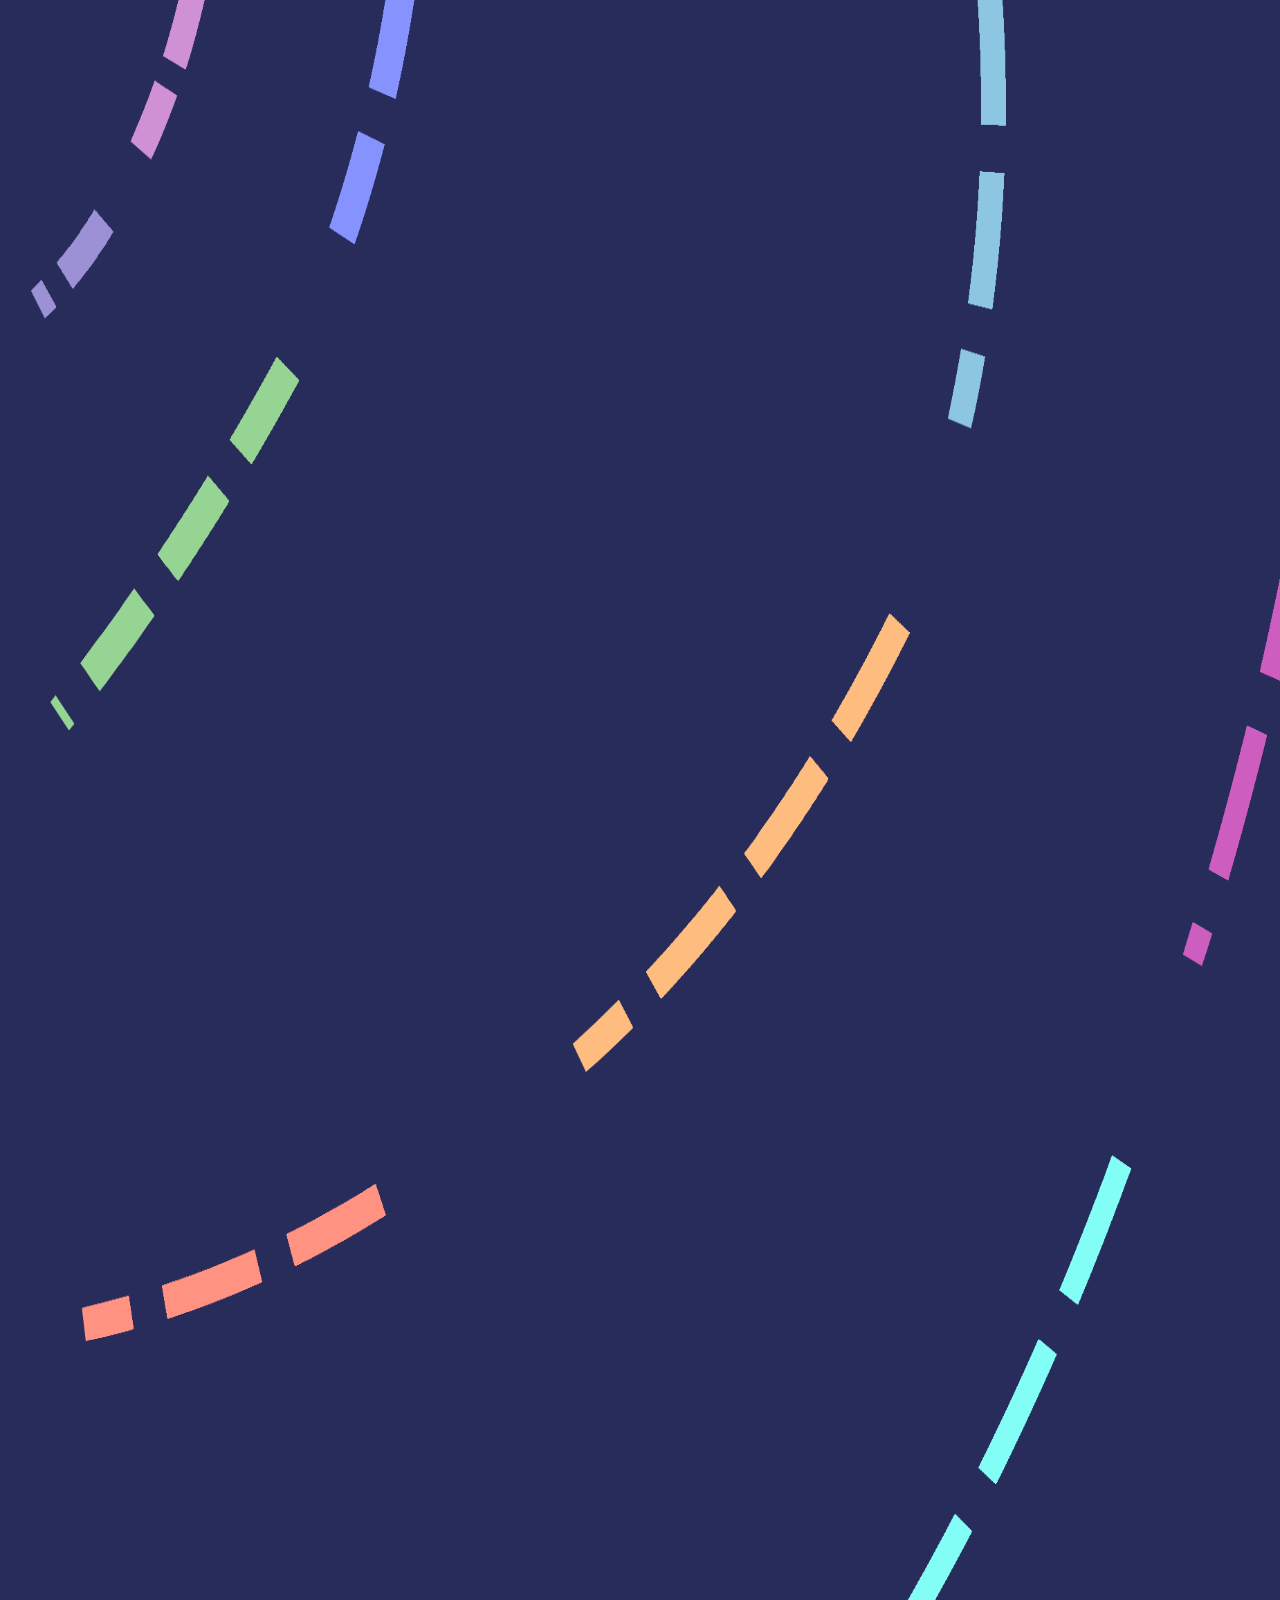
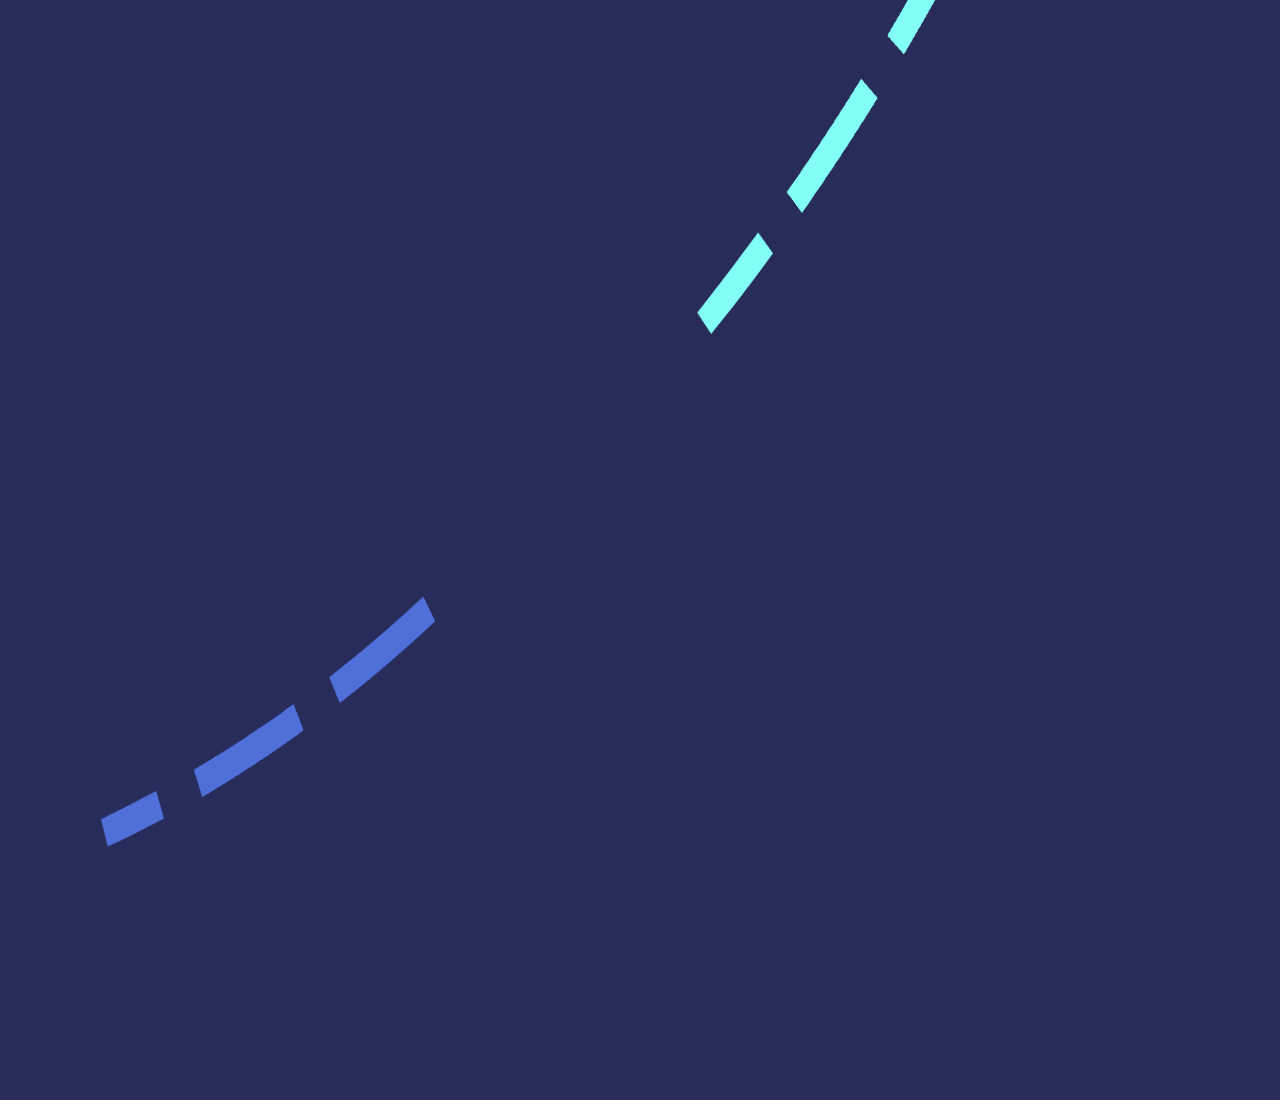
<file: tryCanvas.html>
<!DOCTYPE html>
<html lang="en">

<head>
  <title>draw curve</title>
  <style>
    * {
      padding: 0;
      margin: 0;
    }

    #canvas {
      background: #282c5b;

    }
  </style>

</head>

<body>
  <canvas id="canvas" width="1850" height="2811"></canvas>
  <script>
    var canvas = document.getElementById('canvas');
    var ctx;
    var percent = 0,
      time = 0;

    canvas.style.width = document.documentElement.clientWidth + 'px';
    canvas.style.height = document.documentElement.clientHeight * 3 + 'px';

    function drawCurve() { //画轨迹
      function drawFirstCurve() {
        function one() {
          ctx.lineWidth = 35;
          ctx.strokeStyle = '#cf91d4';
          ctx.setLineDash([80, 30]);
          ctx.beginPath();

          drawCurvePath(
            ctx,
            [280, -10],
            [150, 230],
            0.1, percent
          );

          ctx.stroke();
        }

        function two() {
          ctx.lineWidth = 35;
          ctx.strokeStyle = '#9c91d5';
          ctx.setLineDash([80, 30]);
          ctx.beginPath();

          drawCurvePath(
            ctx,
            [150, 230],
            [0, 350],
            0.1, percent
          );

          ctx.stroke();
        }
        one()
        two()
      }

      function drawSecondCurve() {
        function one() {
          ctx.lineWidth = 40;
          ctx.strokeStyle = '#8692fe';
          ctx.setLineDash([110, 50]);
          ctx.beginPath();

          drawCurvePath(
            ctx,
            [580, -10],
            [405, 400],
            0.1, percent
          );

          ctx.stroke();
        }

        function two() {
          ctx.lineWidth = 40;
          ctx.strokeStyle = '#96d493';
          ctx.setLineDash([110, 50]);
          ctx.beginPath();

          drawCurvePath(
            ctx,
            [416, 384],
            [-100, 900],
            0.07, percent
          );

          ctx.stroke();
        }
        one()
        two()

      }

      function drawThirdCurve() {
        function one() {
          ctx.lineWidth = 35;
          ctx.strokeStyle = '#8dc6e1';
          ctx.setLineDash([140, 50]);
          ctx.beginPath();

          drawCurvePath(
            ctx,
            [1430, -10],
            [1300, 650],
            0.15, percent
          );

          ctx.stroke();
        }

        function two() {
          ctx.lineWidth = 35;
          ctx.strokeStyle = '#febc7f';
          ctx.setLineDash([140, 50]);
          ctx.beginPath();

          drawCurvePath(
            ctx,
            [1300, 649],
            [550, 1250],
            0.15, percent
          );

          ctx.stroke();
        }

        function three() {
          ctx.lineWidth = 35;
          ctx.strokeStyle = '#ff9281';
          ctx.setLineDash([140, 50]);
          ctx.beginPath();

          drawCurvePath(
            ctx,
            [550, 1249],
            [-100, 1400],
            0.1, percent
          );

          ctx.stroke();
        }
        one()
        two()
        three()
      }

      function drawFourthCurve() {
        function one() {
          ctx.lineWidth = 30;
          ctx.strokeStyle = '#cd5dbf';
          ctx.setLineDash([160, 60]);
          ctx.beginPath();

          drawCurvePath(
            ctx,
            [1880, 550],
            [1620, 1211],
            0.06, percent
          );

          ctx.stroke();
        }

        function two() {
          ctx.lineWidth = 30;
          ctx.strokeStyle = '#82fef6';
          ctx.setLineDash([160, 60]);
          ctx.beginPath();

          drawCurvePath(
            ctx,
            [1621, 1210],
            [620, 2300],
            0.14, percent
          );

          ctx.stroke();
        }

        function three() {
          ctx.lineWidth = 30;
          ctx.strokeStyle = '#4f70d9';
          ctx.setLineDash([160, 60]);
          ctx.beginPath();

          drawCurvePath(
            ctx,
            [620, 2300],
            [-100, 2600],
            0.1, percent
          );

          ctx.stroke();
        }

        one()
        two()
        three()
      }

      drawFirstCurve()
      drawSecondCurve()
      drawThirdCurve()
      drawFourthCurve()
    }

    function drawCurvePath(ctx, start, end, curveness, percent) { //贝塞尔曲线
      let cp = [
        (start[0] + end[0]) / 2 - (start[1] - end[1]) * curveness,
        (start[1] + end[1]) / 2 - (end[0] - start[0]) * curveness
      ];
      ctx.moveTo(start[0], start[1]);
      for (let t = 0; t <= percent / 100; t += 0.01) {
        let x = quadraticBezier(start[0], cp[0], end[0], t);
        let y = quadraticBezier(start[1], cp[1], end[1], t);
        ctx.lineTo(x, y);
      }
    }

    function quadraticBezier(p0, p1, p2, t) { //贝塞尔曲线方程
      var k = 1 - t;
      return k * k * p0 + 2 * (1 - t) * t * p1 + t * t * p2;
    }

    function drawPlanet(X, Y, r, start, end, strokeColor, fillColor, lineWidth) { // 画星球
      let arr = []

      for (let i = start * Math.PI; i <= end * Math.PI; i += 2 * (Math.PI / 180)) {
        let x = X + r * Math.cos(i);
        let y = Y + r * Math.sin(i);
        arr.push([x, y]);
      }

      let startPoint = arr.shift();
      ctx.beginPath();
      ctx.moveTo(startPoint[0], startPoint[1]);

      function rander() {
        if (arr.length) {
          ctx.lineWidth = lineWidth;
          ctx.setLineDash([80, 0]);
          ctx.strokeStyle = strokeColor;
          ctx.fillStyle = fillColor;

          let tmpPoint = arr.shift();
          ctx.lineTo(tmpPoint[0], tmpPoint[1]);
          ctx.fill()
          ctx.stroke();
        } else {
          arr = [];
          clearInterval(a)
          return;
        }
      };

      let a = setInterval(() => {
        rander();
      }, 5);
    }

    function drawCircle() { //画多层色星球
      drawPlanet(1340, -440, 100, 0, 2, '#aeadfd', 'transparent', 20)
      ctx.lineWidth = 20;
      ctx.setLineDash([80, 0]);
      ctx.beginPath();
      ctx.strokeStyle = "transparent";
      ctx.arc(1380, 290, 100, 0, 2 * Math.PI);
      ctx.stroke()
      ctx.clip()
      ctx.rotate(30 * Math.PI / 180)

      let arr = [
        [1150, -335, 400, 20, "#63aaec"],
        [1150, -355, 400, 20, "#7393fa"],
        [1150, -375, 400, 20, "#cdfefb"],
        [1150, -395, 400, 20, "#4cb1e7"],
        [1150, -415, 400, 20, "#71d4fb"],
        [1150, -435, 400, 20, "#d0fefe"],
        [1150, -455, 400, 20, "#7188fa"],
        [1150, -475, 400, 20, "#49b2e9"],
        [1150, -495, 400, 20, "#71ccf9"],
        [1150, -515, 400, 20, "#cdfffe"],
        [1150, -535, 400, 20, "#71ccf9"],
        [1150, -555, 400, 20, "#73ecfd"]
      ]

      let startPoint = arr.shift();
      ctx.beginPath();
      ctx.fillStyle = startPoint[4];
      ctx.fillRect(startPoint[0], startPoint[1], startPoint[2], startPoint[3]);

      let rander = function () {
        if (arr.length) {
          let tmpPoint = arr.shift();
          ctx.fillStyle = tmpPoint[4];
          ctx.fillRect(tmpPoint[0], tmpPoint[1], tmpPoint[2], tmpPoint[3]);
          ctx.stroke();
        } else {
          arr = [];
          clearInterval(a)
          return;
        }
      };
      let a = setInterval(() => {
        rander();
      }, 200)
    }

    function drawRedPlanet() { //画红色星球
      ctx.stroke();
      let arr = [
        [1500, -100],
        [1450, -50],
        [1540, 40],
        [1545, 65],
        [1549, 90],
        [1560, 110],
        [1570, 130],
        [1571, 180],
        [1600, 190],
        [1660, 270],
        [1670, 305],
        [1720, 320],
        [1730, 330],
        [1740, 350],
        [1760, 345],
        [1920, 370],
        [1920, -50],
        [1500, -100]
      ];

      let startPoint = arr.shift();
      ctx.beginPath();
      ctx.moveTo(startPoint[0], startPoint[1]);

      let rander = function () {
        if (arr.length) {
          ctx.lineWidth = 20;
          ctx.setLineDash([80, 0]);
          ctx.strokeStyle = "#f7caa9";
          ctx.fillStyle = "#ff6f8a";
          ctx.lineJoin = "round";

          let tmpPoint = arr.shift();
          ctx.lineTo(tmpPoint[0], tmpPoint[1]);
          ctx.fill()
          ctx.stroke();
        } else {
          arr = [];
          clearInterval(a)
          return;
        }
      };
      let a = setInterval(() => {
        rander();
      }, 10)
    }

    function Ellipse(ctx, x, y, a, b, rotation) { //画椭圆
      ctx.beginPath()
      ctx.lineWidth = 5;
      ctx.ellipse(x, y, a, b, rotation * Math.PI / 180, 0, 2 * Math.PI)
      ctx.fill()
      ctx.stroke()
    }

    function drawMeteorites() { // 画陨石
      ctx.lineWidth = 25;
      ctx.fillStyle = "#dba36a"
      ctx.strokeStyle = "#dba36a";
      ctx.lineJoin = "round"
      ctx.beginPath()
      ctx.moveTo(-10, 1000)
      ctx.lineTo(0, 1580)
      ctx.lineTo(190, 1540)
      ctx.closePath()
      ctx.fill()
      ctx.stroke()
      //黄色星球
      ctx.strokeStyle = "#dba36a";
      ctx.fillStyle = "#dba36a"
      Ellipse(ctx, 150, 780, 50, 30, 40)
      Ellipse(ctx, 260, 840, 30, 20, 45)
      Ellipse(ctx, 410, 1000, 40, 15, 70)
      Ellipse(ctx, 280, 1030, 80, 30, 80)
      Ellipse(ctx, 150, 1080, 40, 15, 80)
      Ellipse(ctx, 400, 1200, 70, 25, 100)
      Ellipse(ctx, 280, 1400, 60, 20, 130)
      Ellipse(ctx, 180, 1280, 40, 20, 130)
      Ellipse(ctx, 0, 850, 50, 30, 45)
      Ellipse(ctx, 60, 640, 30, 10, 25)
      Ellipse(ctx, 200, 700, 20, 10, 25)
      Ellipse(ctx, 0, 655, 40, 10, 90)
      Ellipse(ctx, 450, 1100, 15, 5, 110)
      Ellipse(ctx, 250, 880, 8, 3, 50)
      Ellipse(ctx, 40, 980, 8, 3, 90)

      ctx.strokeStyle = "#e0ce84";
      ctx.fillStyle = "#e0ce84"
      Ellipse(ctx, 180, 1500, 30, 15, 150)
      Ellipse(ctx, 30, 1120, 40, 18, 120)
      //红色星球
      ctx.strokeStyle = "#d73e5a";
      ctx.fillStyle = "#d73e5a"
      Ellipse(ctx, 1700, 30, 45, 25, 45)
      Ellipse(ctx, 1850, 0, 50, 25, 0)
      Ellipse(ctx, 1850, 50, 50, 30, 45)
      Ellipse(ctx, 1830, 110, 8, 3, 45)
      Ellipse(ctx, 1800, 210, 40, 25, 50)
      Ellipse(ctx, 1700, 180, 30, 20, 50)
      Ellipse(ctx, 1670, 200, 7, 3, 50)
      Ellipse(ctx, 1620, 90, 7, 3, 50)
      Ellipse(ctx, 1540, -25, 45, 25, 90)
      Ellipse(ctx, 1600, 10, 20, 10, 70)
      Ellipse(ctx, 1780, 300, 8, 5, 50)
      Ellipse(ctx, 1840, 335, 30, 10, 0)
      Ellipse(ctx, 1690, 280, 15, 5, 130)
      ctx.stroke()
    }

    function loadImg() {
      let rocket = new Image()
      rocket.src = "./img/TIM图片20191015192450.png"
      rocket.onload = function () {
        ctx = canvas.getContext('2d');
        
        var curve = window.setInterval(() => {
          percent++;
          drawCurve()
          if (percent > 100) {
            window.clearInterval(curve)
            drawRedPlanet()
            
            setTimeout(() => {
              drawPlanet(0, 1100, 500, 1.5, 3.5, '#f8f9ad', '#e1cf85', 20)
            }, 200)
            setTimeout(() => {
              drawMeteorites()
              ctx.drawImage(rocket, 250, 0, 730, 880)
              drawPlanet(220, 110, 100, 0, 2, '#7874e2', '#c85c52', 5)
            }, 1300)
            setTimeout(() => {
              drawCircle()
            }, 2500);
          }
        }, 10)
      }
    }

    loadImg()
  </script>
</body>

</html>
</file>
